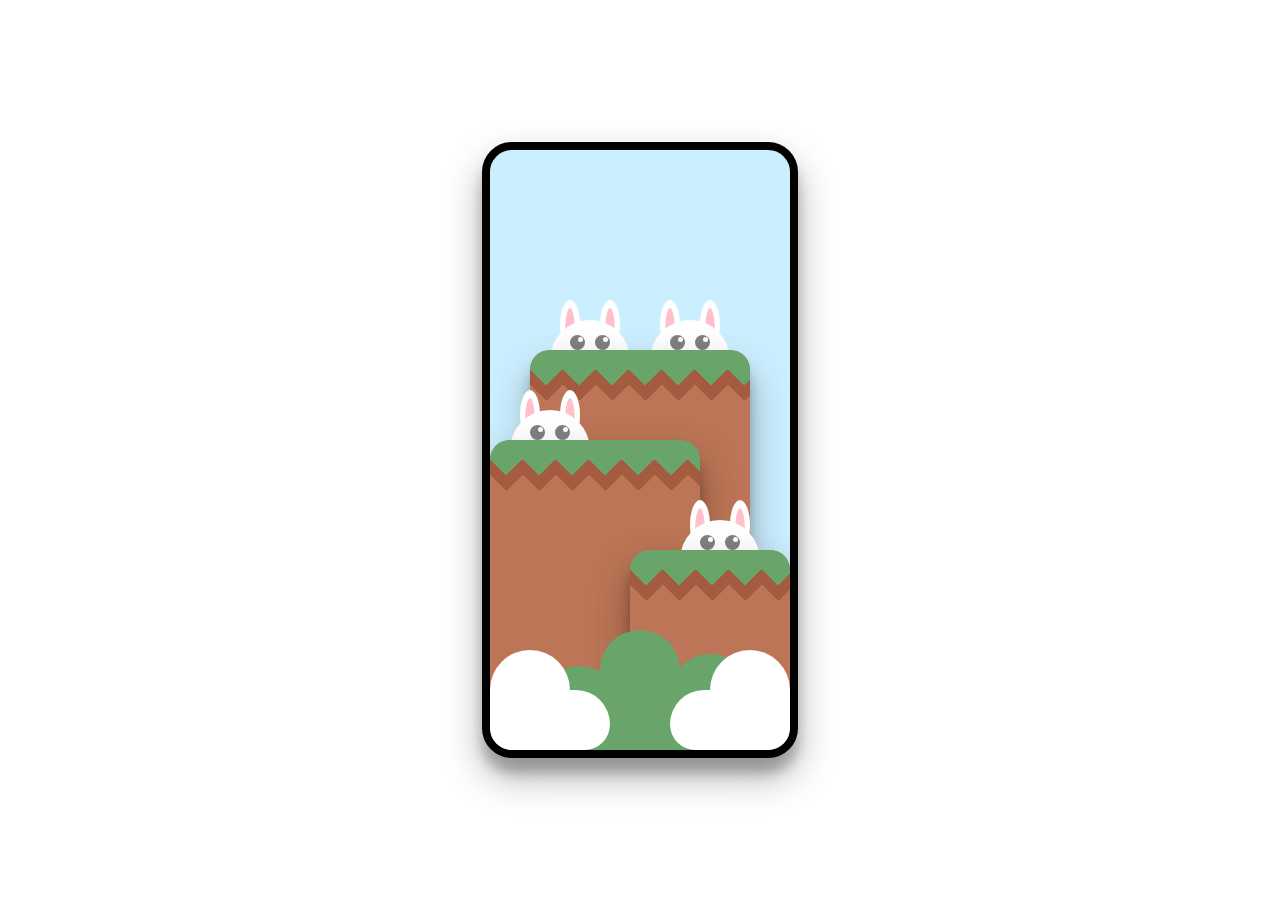
<file: index.html>
<!DOCTYPE html>
<html lang="en">

<head>
    <meta charset="UTF-8">
    <meta http-equiv="X-UA-Compatible" content="IE=edge">
    <meta name="viewport" content="width=device-width, initial-scale=1.0">
    <link rel="stylesheet" href="./css/contexto-apilamiento.css">
    <title>animations</title>
</head>

<body>
    <!-- emmet div.phone>div.layer-$*10 -->
    <div class="phone">
        <div class="layer-1">
            <div class="left-ear--outer"></div>
            <div class="left-ear--inner"></div>
            <div class="right-ear--outer"></div>
            <div class="right-ear--inner"></div>
            <div class="head">
                <div class="head_eye head_eye--left">
                    <div class="head_eye--left--small"></div>
                </div>
                <div class="head_eye head_eye--right">
                    <div class="head_eye--left--small"></div>
                </div>
                <input type="checkbox">
            </div>
        </div>

        <div class="layer-2">
            <div class="left-ear--outer"></div>
            <div class="left-ear--inner"></div>
            <div class="right-ear--outer"></div>
            <div class="right-ear--inner"></div>
            <div class="head">
                <div class="head_eye head_eye--left">
                    <div class="head_eye--left--small"></div>
                </div>
                <div class="head_eye head_eye--right">
                    <div class="head_eye--left--small"></div>
                </div>
                <input type="checkbox">
            </div>
        </div>

        <div class="layer-3">
            <div class="grass"></div>
            <div class="grass_green"></div>
        </div>

        <div class="layer-4">
            <div class="left-ear--outer"></div>
            <div class="left-ear--inner"></div>
            <div class="right-ear--outer"></div>
            <div class="right-ear--inner"></div>
            <div class="head">
                <div class="head_eye head_eye--left">
                    <div class="head_eye--left--small"></div>
                </div>
                <div class="head_eye head_eye--right">
                    <div class="head_eye--left--small"></div>
                </div>
                <input type="checkbox">
            </div>
        </div>

        <div class="layer-5">
            <div class="grass"></div>
            <div class="grass_green"></div>
        </div>

        <div class="layer-6">
            <div class="left-ear--outer"></div>
            <div class="left-ear--inner"></div>
            <div class="right-ear--outer"></div>
            <div class="right-ear--inner"></div>
            <div class="head">
                <div class="head_eye head_eye--left">
                    <div class="head_eye--left--small"></div>
                </div>
                <div class="head_eye head_eye--right">
                    <div class="head_eye--left--small"></div>
                </div>
                <input type="checkbox">
            </div>
        </div>

        <div class="layer-7">
            <div class="grass"></div>
            <div class="grass_green"></div>
        </div>

        <div class="layer-8">
            <div class="cloud-behind-center"></div>
            <div class="cloud-behind-left"></div>
            <div class="cloud-behind-right"></div>
        </div>

        <div class="layer-9">
            <div class="cloud-left-1"></div>
            <div class="cloud-left-2"></div>
        </div>

        <div class="layer-10">
            <div class="cloud-right-1"></div>
            <div class="cloud-right-2"></div>
        </div>
    </div>

</body>

</html>
</file>
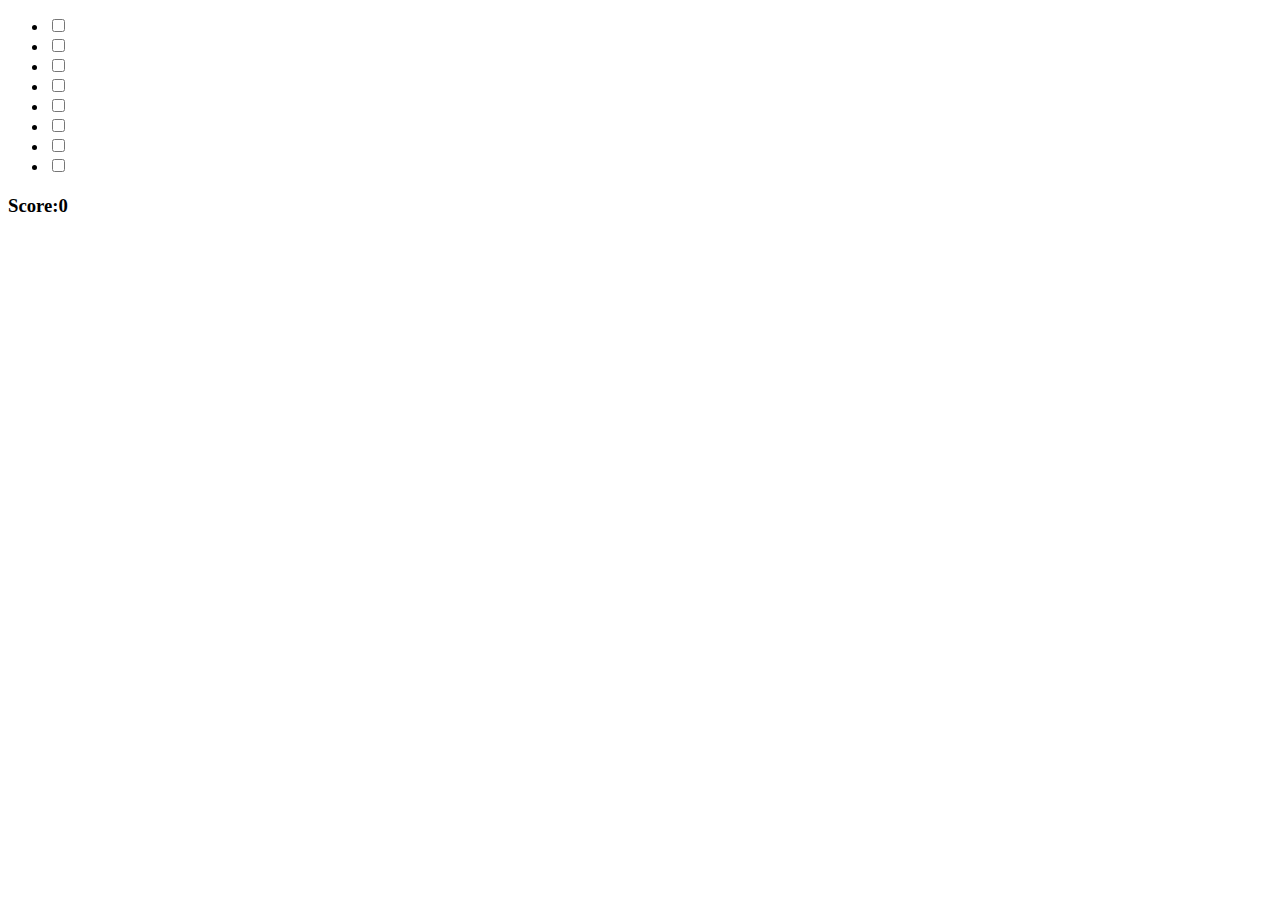
<file: contador.html>
<!DOCTYPE html>
<html lang="en">

<head>
    <meta charset="UTF-8">
    <meta http-equiv="X-UA-Compatible" content="IE=edge">
    <meta name="viewport" content="width=device-width, initial-scale=1.0">
    <link rel="stylesheet" href="./css/contador.css">
    <title>animations</title>
</head>

<body>
    <ul>
        <li>
            <input type="checkbox">
            <div class="shield"></div>
        </li>

        <li>
            <input type="checkbox">
            <div class="shield"></div>
        </li>

        <li>
            <input type="checkbox">
            <div class="shield"></div>
        </li>

        <li>
            <input type="checkbox">
            <div class="shield"></div>
        </li>

        <li>
            <input type="checkbox">
            <div class="shield"></div>
        </li>

        <li>
            <input type="checkbox">
            <div class="shield"></div>
        </li>

        <li>
            <input type="checkbox">
            <div class="shield"></div>
        </li>

        <li>
            <input type="checkbox">
            <div class="shield"></div>
        </li>
    </ul>

    <h3 class="total-count">Score:</h3>
</body>

</html>
</file>
<file: css/contexto-apilamiento.css>
body {
  margin: 0;
  height: 100vh;
  width: 100%;
  display: grid;
  place-items: center;
  counter-reset: score;
}

input:checked {
  counter-increment: score;
}

.score::after {
  content: counter(score);
}

.phone {
  position: relative;
  border: 8px solid black;
  border-radius: 30px;
  height: 600px;
  width: 300px;
  background: #ccefff;
  box-shadow: 0 19px 38px rgb(0, 0, 0, 0.3), 0 15px 12px rgb(0, 0, 0, 0.22);
  overflow: hidden;
}

input[type="checkbox"] {
  appearance: none;
  cursor: pointer;
  height: 50px;
  margin: 0;
  border-width: 0px;
  position: relative;
  top: 0;
  width: 80px;
  z-index: 2;
  -moz-appearance: none;
  -webkit-appearance: none;
  outline: none;
}

input[type="checkbox"]:focus {
  -moz-appearance: none;
  -webkit-appearance: none;
  appearance: none;
  outline: none;
}

@keyframes bunny {
  0% {
    top: 0;
  }
  25% {
    top: 80px;
  }
  100% {
    top: 0;
  }
}

@keyframes layer {
  0% {
    bottom: 0;
  }

  25% {
    bottom: -80px;
  }

  100% {
    bottom: 0;
  }
}
.layer-1 {
  position: absolute;
  height: 450px;
  width: 80px;
  bottom: 0;
  right: 60px;
  animation-name: layer;
  animation-duration: 1s;
  animation-timing-function: ease-in-out;
  animation-iteration-count: infinite;
}

.layer-1 input[type="checkbox"] {
  animation-name: bunny;
  animation-duration: 1s;
  animation-timing-function: ease-in-out;
  animation-iteration-count: infinite;
}

.layer-2 {
  position: absolute;
  z-index: 2;
  height: 450px;
  width: 80px;
  bottom: 0;
  left: 60px;
  animation-name: layer;
  animation-duration: 1.5s;
  animation-timing-function: ease-in-out;
  animation-iteration-count: infinite;
}

.layer-2 input[type="checkbox"] {
  animation-name: bunny;
  animation-duration: 1.5s;
  animation-timing-function: ease-in-out;
  animation-iteration-count: infinite;
}

.layer-3 {
  position: absolute;
  z-index: 3;
  left: 0;
  right: 0;
  margin: auto;
  width: 220px;
  height: 400px;
  background: #bc7556;
  border-radius: 20px 20px 0 0;
  box-shadow: 0 19px 38px rgb(0, 0, 0, 0.3), 0 15px 12px rgb(0, 0, 0, 0.22);
  bottom: 0;
}

.layer-4 {
  position: absolute;
  z-index: 4;
  height: 360px;
  width: 80px;
  bottom: 0;
  left: 20px;
  animation-name: layer;
  animation-duration: 0.8s;
  animation-timing-function: ease-in-out;
  animation-iteration-count: infinite;
}

.layer-4 input[type="checkbox"] {
  animation-name: bunny;
  animation-duration: 0.8s;
  animation-timing-function: ease-in-out;
  animation-iteration-count: infinite;
}

.layer-5 {
  position: absolute;
  z-index: 5;
  left: 0;
  right: 90px;
  margin: auto;
  height: 310px;
  background: #bc7556;
  border-radius: 20px 20px 0 30px;
  box-shadow: 0 19px 38px rgb(0, 0, 0, 0.3), 0 15px 12px rgb(0, 0, 0, 0.22);
  bottom: 0;
}

.layer-6 {
  position: absolute;
  z-index: 6;
  height: 250px;
  width: 80px;
  bottom: 0;
  right: 30px;
  animation-name: layer;
  animation-duration: 2s;
  animation-timing-function: ease-in-out;
  animation-iteration-count: infinite;
}

.layer-6 input[type="checkbox"] {
  animation-name: bunny;
  animation-duration: 2s;
  animation-timing-function: ease-in-out;
  animation-iteration-count: infinite;
}

.layer-7 {
  position: absolute;
  z-index: 7;
  left: 140px;
  right: 0;
  margin: auto;
  height: 200px;
  background: #bc7556;
  border-radius: 20px 20px 30px 0;
  box-shadow: 0 19px 38px rgb(0, 0, 0, 0.3), 0 15px 12px rgb(0, 0, 0, 0.22);
  bottom: 0;
}

.layer-8 {
  position: absolute;
  z-index: 8;
  left: 0;
  right: 0;
  margin: 0 auto;
  width: 200px;
  height: 120px;
  bottom: 0;
}

.layer-9 {
  position: absolute;
  z-index: 9;
  width: 120px;
  height: 100px;
  bottom: 0;
}

.layer-10 {
  position: absolute;
  z-index: 10;
  right: 0;
  width: 120px;
  height: 100px;
  bottom: 0;
}

.left-ear--outer {
  background: white;
  border-radius: 90%;
  width: 20px;
  height: 50px;
  position: absolute;
  left: 10px;
}

.left-ear--inner {
  background: pink;
  border-radius: 90%;
  width: 10px;
  height: 50px;
  position: absolute;
  left: 15px;
  top: 8px;
}

.right-ear--outer {
  background: white;
  border-radius: 90%;
  width: 20px;
  height: 50px;
  position: absolute;
  right: 10px;
}

.right-ear--inner {
  background: pink;
  border-radius: 90%;
  width: 10px;
  height: 50px;
  position: absolute;
  right: 15px;
  top: 8px;
}

.head {
  background: white;
  border-radius: 50%;
  height: 80px;
  width: 100%;
  left: 0;
  right: 0;
  top: 20px;
  margin: 0 auto;
  position: absolute;
  outline: none;
}

.head_eye {
  background: gray;
  border-radius: 50%;
  width: 15px;
  height: 15px;
  position: absolute;
  top: 15px;
  animation-name: blink;
  animation-duration: 2s;
  animation-iteration-count: infinite;
}

@keyframes blink {
  0% {
    height: 15px;
  }

  5% {
    transform: translate(0px, 2px);
    height: 1px;
  }

  10% {
    height: 15px;
    transform: translate(0px, 0px);
  }
}

.head_eye--left {
  left: 20px;
}

.head_eye--left--small {
  background: #ffffff;
  border-radius: 50%;
  width: 5px;
  height: 5px;
  position: absolute;
  top: 2px;
  left: 8px;
}

.head_eye--right {
  right: 20px;
}

.grass {
  background: #69a56a;
  height: 20px;
  width: 100%;
  border-radius: 20px 20px 0 0;
}

.grass_green {
  background: linear-gradient(135deg, #69a56a 25%, transparent 25%) -50px 0,
    linear-gradient(-135deg, #69a56a 25%, transparent 25%) -50px 0,
    linear-gradient(45deg, #bc7556 25%, transparent 25%),
    linear-gradient(-45deg, transparent 25%, #a55b3f 25%);
  background-size: 33px 30px;
  height: 30px;
  width: 100%;
}

.cloud-behind-center {
  background: #69a56a;
  border-radius: 40px 40px 0 0;
  bottom: 0;
  display: inline-block;
  height: 100%;
  left: 60px;
  position: absolute;
  width: 80px;
}

.cloud-behind-left {
  background: #69a56a;
  border-radius: 40px 40px 0 0;
  bottom: 0;
  display: inline-block;
  height: 70%;
  left: 0;
  position: absolute;
  width: 80px;
}

.cloud-behind-right {
  background: #69a56a;
  border-radius: 40px 40px 0 0;
  bottom: 0;
  display: inline-block;
  height: 80%;
  left: 130px;
  position: absolute;
  width: 80px;
}

.cloud-left-1 {
  background: white;
  border-radius: 40px 40px 0 20px;
  display: inline-block;
  height: 100%;
  left: 0;
  position: absolute;
  width: 80px;
}

.cloud-left-2 {
  background: white;
  border-radius: 0 40px 30px 0;
  bottom: 0;
  display: inline-block;
  height: 60%;
  left: 80px;
  position: absolute;
  width: 40px;
}

.cloud-right-1 {
  background: white;
  border-radius: 40px 40px 20px 0;
  display: inline-block;
  height: 100%;
  right: 0px;
  position: absolute;
  width: 80px;
}

.cloud-right-2 {
  background: white;
  border-radius: 40px 0 0 30px;
  bottom: 0;
  display: inline-block;
  height: 60%;
  right: 80px;
  position: absolute;
  width: 40px;
}

.title {
  display: flex;
  justify-content: center;
  margin: 45px 0 10px;
  font-family: "Black And White Picture", sans-serif;
  color: #bf624c;
}

.score {
  color: #bf624c;
  font-family: Arial, sans-serif;
  font-size: 16px;
  margin: 0;
  text-align: center;
}
</file>
<file: css/contador.css>
body {
  counter-reset: game;
}

input:checked {
  counter-increment: game;
}

.total-count::after {
  content: counter(game);
}
</file>
